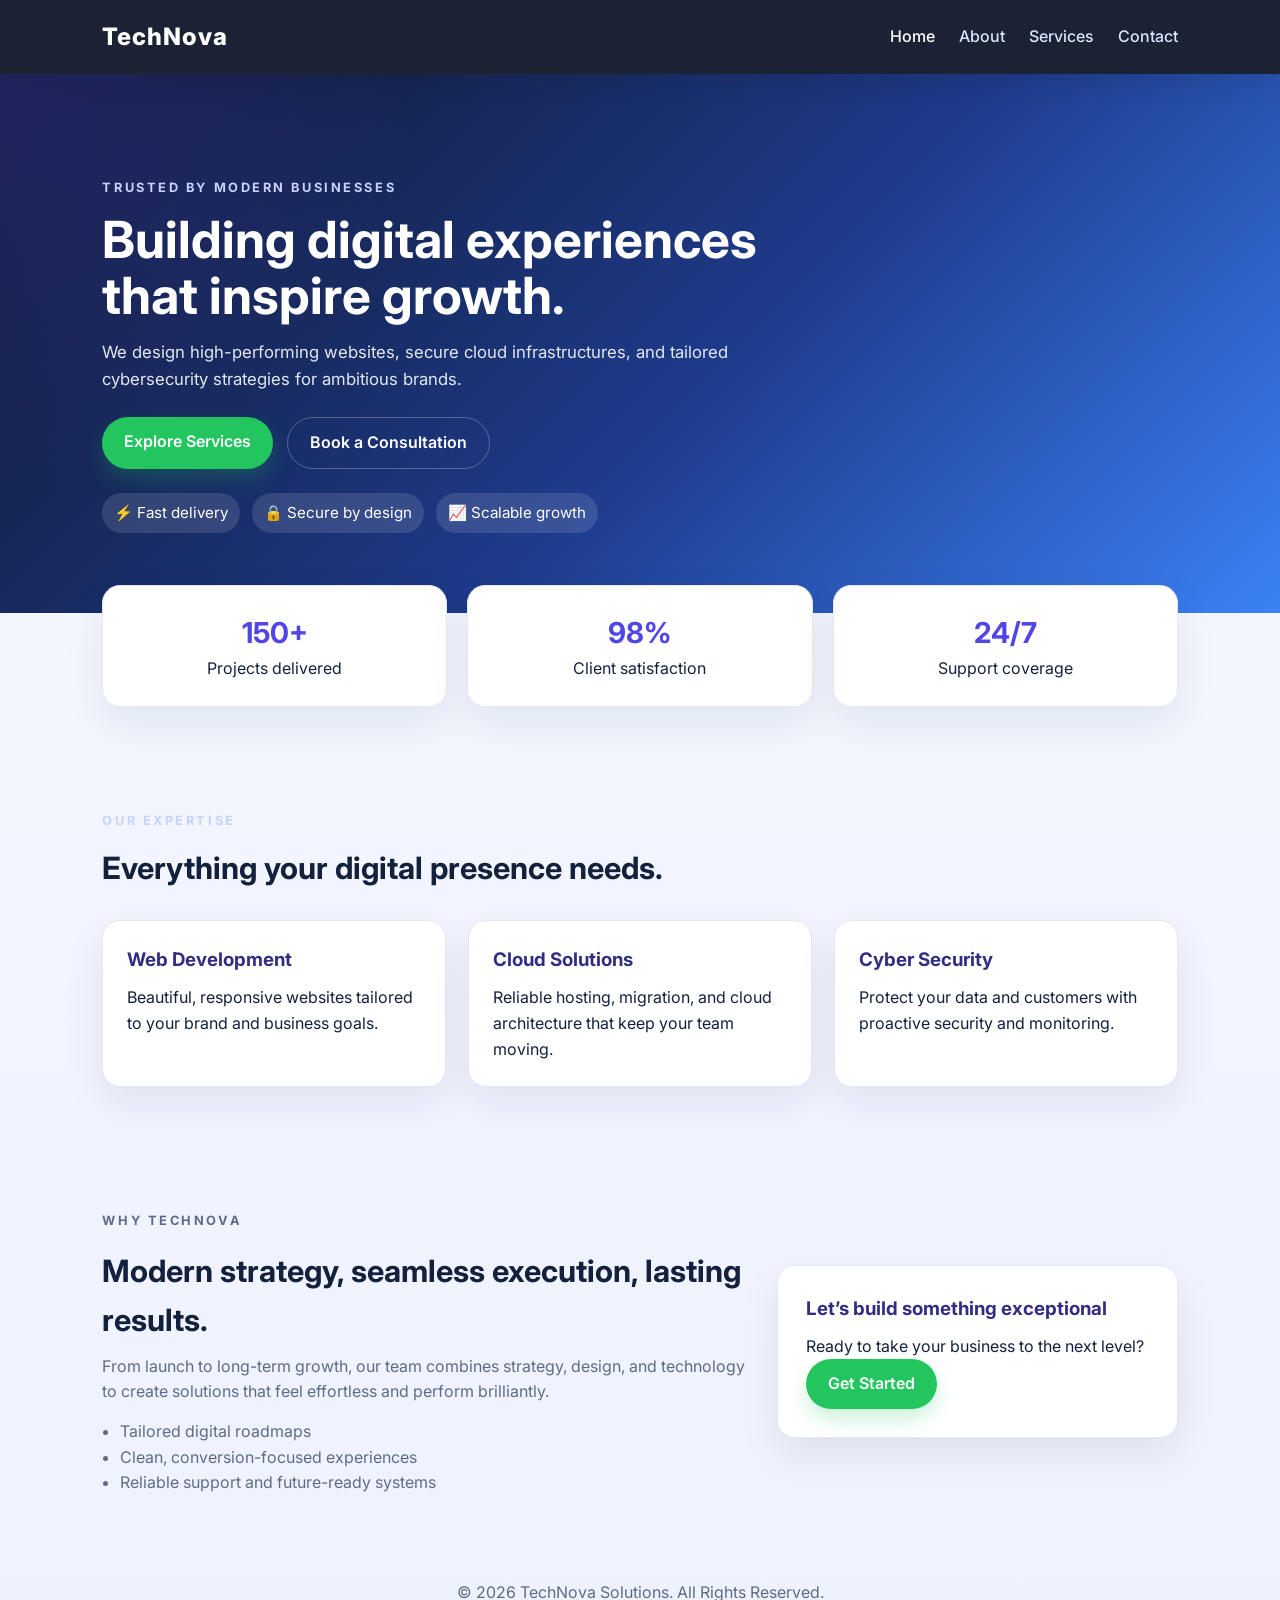
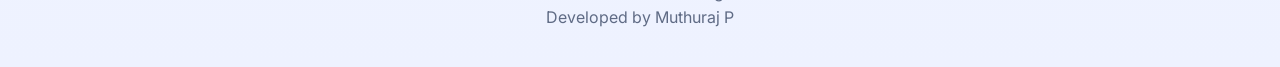
<file: index.html>
<!DOCTYPE html>
<html lang="en">
<head>
  <meta charset="UTF-8">
  <meta name="viewport" content="width=device-width, initial-scale=1.0">
  <title>TechNova | Modern Digital Solutions</title>
  <meta name="description" content="TechNova delivers innovative web, cloud, and cybersecurity solutions for growing businesses.">
  <link rel="preconnect" href="https://fonts.googleapis.com">
  <link rel="preconnect" href="https://fonts.gstatic.com" crossorigin>
  <link href="https://fonts.googleapis.com/css2?family=Inter:wght@400;500;600;700;800&display=swap" rel="stylesheet">
  <link rel="stylesheet" href="css/style.css">
</head>
<body>
  <header>
    <nav class="navbar">
      <a href="index.html" class="logo">TechNova</a>
      <ul class="nav-links">
        <li><a href="index.html" class="active">Home</a></li>
        <li><a href="about.html">About</a></li>
        <li><a href="services.html">Services</a></li>
        <li><a href="contact.html">Contact</a></li>
      </ul>
    </nav>
  </header>

  <main>
    <section class="hero">
      <div class="hero-content">
        <p class="eyebrow">Trusted by modern businesses</p>
        <h1>Building digital experiences that inspire growth.</h1>
        <p class="hero-text">We design high-performing websites, secure cloud infrastructures, and tailored cybersecurity strategies for ambitious brands.</p>
        <div class="hero-actions">
          <a class="btn btn-primary" href="services.html">Explore Services</a>
          <a class="btn btn-secondary" href="contact.html">Book a Consultation</a>
        </div>
        <div class="hero-badges">
          <span>⚡ Fast delivery</span>
          <span>🔒 Secure by design</span>
          <span>📈 Scalable growth</span>
        </div>
      </div>
    </section>

    <section class="stats">
      <div class="stat-card">
        <h3>150+</h3>
        <p>Projects delivered</p>
      </div>
      <div class="stat-card">
        <h3>98%</h3>
        <p>Client satisfaction</p>
      </div>
      <div class="stat-card">
        <h3>24/7</h3>
        <p>Support coverage</p>
      </div>
    </section>

    <section class="section">
      <div class="section-heading">
        <p class="eyebrow">Our expertise</p>
        <h2>Everything your digital presence needs.</h2>
      </div>
      <div class="cards">
        <article class="card">
          <h3>Web Development</h3>
          <p>Beautiful, responsive websites tailored to your brand and business goals.</p>
        </article>
        <article class="card">
          <h3>Cloud Solutions</h3>
          <p>Reliable hosting, migration, and cloud architecture that keep your team moving.</p>
        </article>
        <article class="card">
          <h3>Cyber Security</h3>
          <p>Protect your data and customers with proactive security and monitoring.</p>
        </article>
      </div>
    </section>

    <section class="section about-section">
      <div class="about-content">
        <p class="eyebrow">Why TechNova</p>
        <h2>Modern strategy, seamless execution, lasting results.</h2>
        <p>From launch to long-term growth, our team combines strategy, design, and technology to create solutions that feel effortless and perform brilliantly.</p>
        <ul>
          <li>Tailored digital roadmaps</li>
          <li>Clean, conversion-focused experiences</li>
          <li>Reliable support and future-ready systems</li>
        </ul>
      </div>
      <div class="about-panel">
        <h3>Let’s build something exceptional</h3>
        <p>Ready to take your business to the next level?</p>
        <a class="btn btn-primary" href="contact.html">Get Started</a>
      </div>
    </section>
  </main>

  <footer>
    <p>&copy; 2026 TechNova Solutions. All Rights Reserved.</p>
    <p>Developed by Muthuraj P</p>
  </footer>
</body>
</html>
</file>
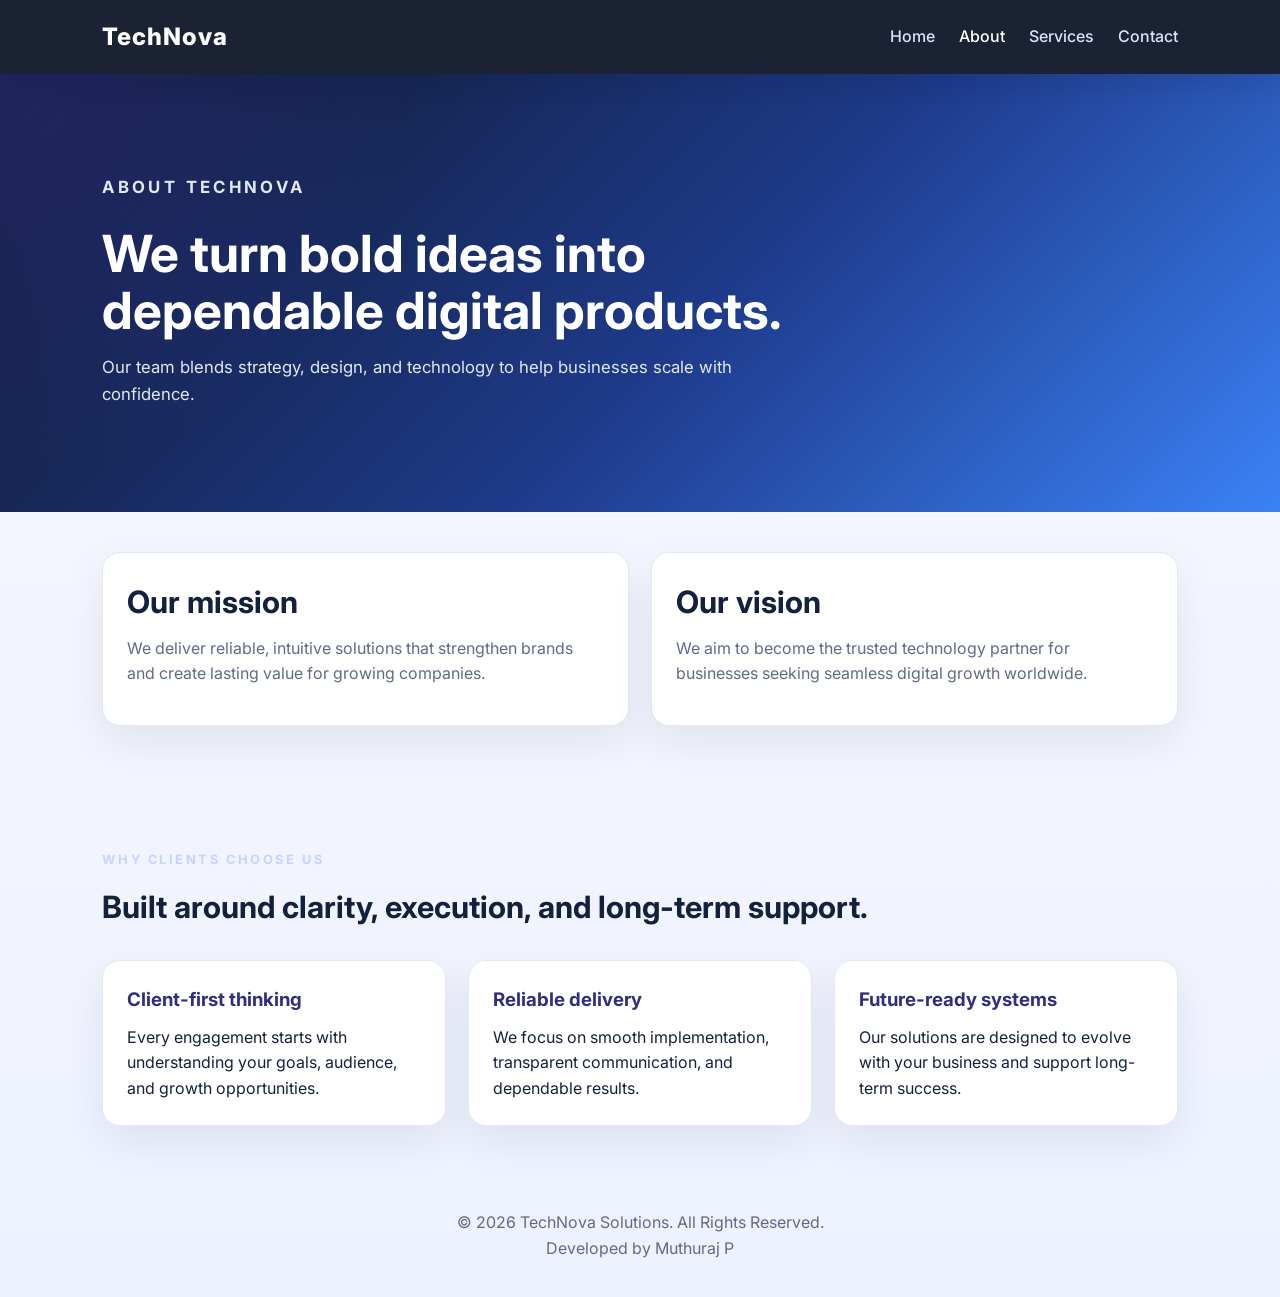
<file: about.html>
<!DOCTYPE html>
<html lang="en">
<head>
  <meta charset="UTF-8">
  <meta name="viewport" content="width=device-width, initial-scale=1.0">
  <title>About | TechNova</title>
  <meta name="description" content="Learn how TechNova helps businesses grow through modern digital strategy and reliable technology partnerships.">
  <link rel="preconnect" href="https://fonts.googleapis.com">
  <link rel="preconnect" href="https://fonts.gstatic.com" crossorigin>
  <link href="https://fonts.googleapis.com/css2?family=Inter:wght@400;500;600;700;800&display=swap" rel="stylesheet">
  <link rel="stylesheet" href="css/style.css">
</head>
<body>
  <header>
    <nav class="navbar">
      <a href="index.html" class="logo">TechNova</a>
      <ul class="nav-links">
        <li><a href="index.html">Home</a></li>
        <li><a href="about.html" class="active">About</a></li>
        <li><a href="services.html">Services</a></li>
        <li><a href="contact.html">Contact</a></li>
      </ul>
    </nav>
  </header>

  <main>
    <section class="page-hero">
      <div class="page-hero-content">
        <p class="eyebrow">About TechNova</p>
        <h1>We turn bold ideas into dependable digital products.</h1>
        <p>Our team blends strategy, design, and technology to help businesses scale with confidence.</p>
      </div>
    </section>

    <section class="section page-section">
      <div class="grid two-col">
        <article class="content-card">
          <h2>Our mission</h2>
          <p>We deliver reliable, intuitive solutions that strengthen brands and create lasting value for growing companies.</p>
        </article>
        <article class="content-card">
          <h2>Our vision</h2>
          <p>We aim to become the trusted technology partner for businesses seeking seamless digital growth worldwide.</p>
        </article>
      </div>
    </section>

    <section class="section">
      <div class="section-heading">
        <p class="eyebrow">Why clients choose us</p>
        <h2>Built around clarity, execution, and long-term support.</h2>
      </div>
      <div class="cards">
        <article class="card">
          <h3>Client-first thinking</h3>
          <p>Every engagement starts with understanding your goals, audience, and growth opportunities.</p>
        </article>
        <article class="card">
          <h3>Reliable delivery</h3>
          <p>We focus on smooth implementation, transparent communication, and dependable results.</p>
        </article>
        <article class="card">
          <h3>Future-ready systems</h3>
          <p>Our solutions are designed to evolve with your business and support long-term success.</p>
        </article>
      </div>
    </section>
  </main>

  <footer>
    <p>&copy; 2026 TechNova Solutions. All Rights Reserved.</p>
    <p>Developed by Muthuraj P</p>
  </footer>
</body>
</html>
</file>
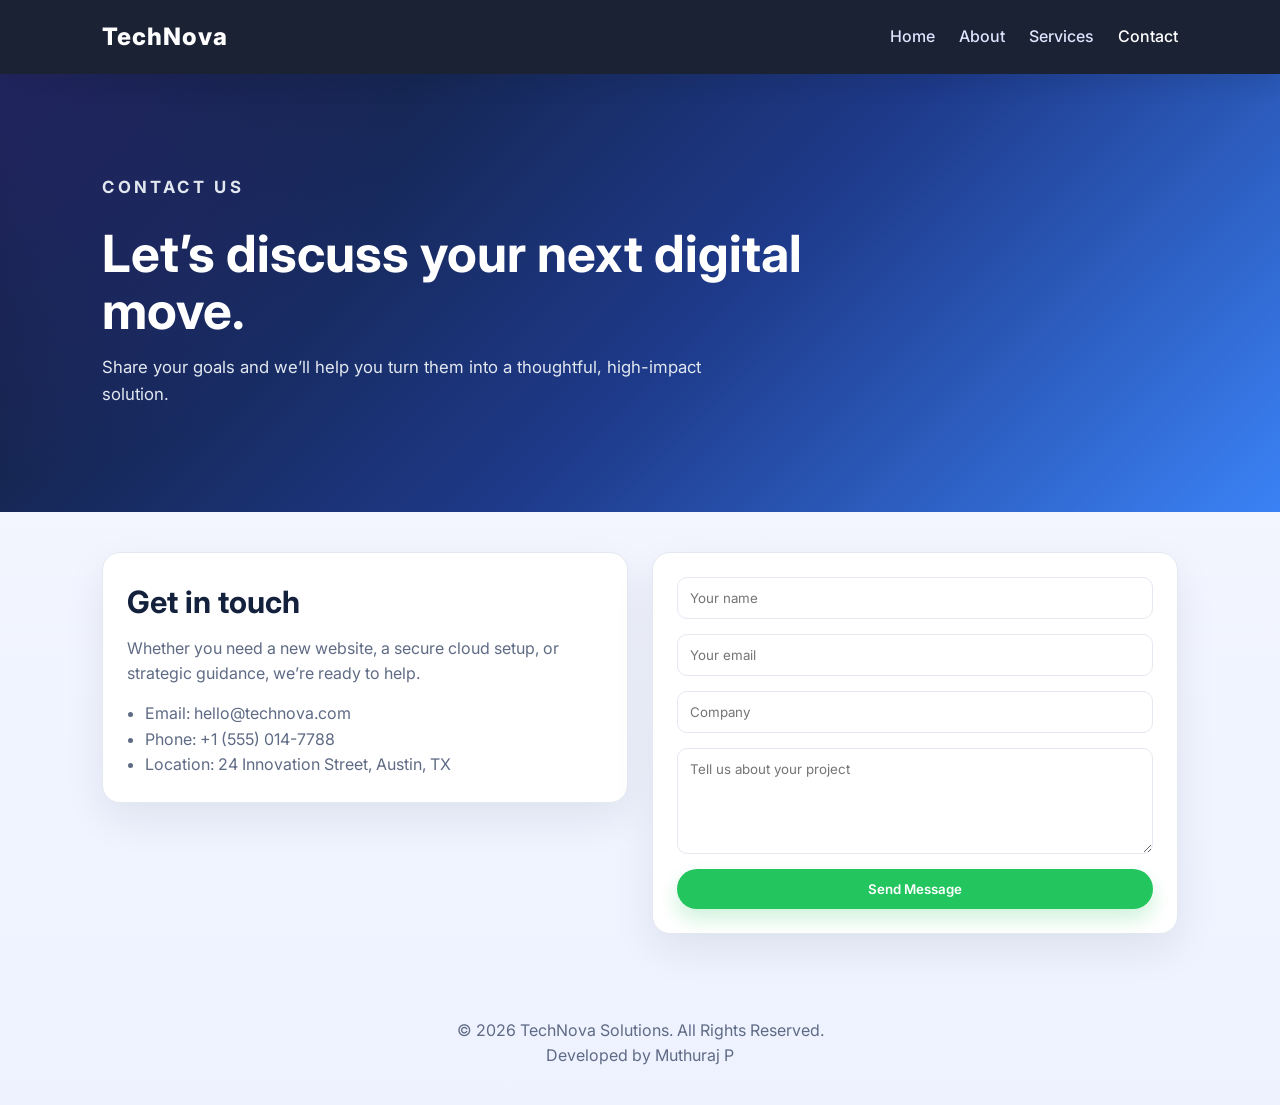
<file: contact.html>
<!DOCTYPE html>
<html lang="en">
<head>
  <meta charset="UTF-8">
  <meta name="viewport" content="width=device-width, initial-scale=1.0">
  <title>Contact | TechNova</title>
  <meta name="description" content="Get in touch with TechNova for consulting, project planning, and digital support.">
  <link rel="preconnect" href="https://fonts.googleapis.com">
  <link rel="preconnect" href="https://fonts.gstatic.com" crossorigin>
  <link href="https://fonts.googleapis.com/css2?family=Inter:wght@400;500;600;700;800&display=swap" rel="stylesheet">
  <link rel="stylesheet" href="css/style.css">
</head>
<body>
  <header>
    <nav class="navbar">
      <a href="index.html" class="logo">TechNova</a>
      <ul class="nav-links">
        <li><a href="index.html">Home</a></li>
        <li><a href="about.html">About</a></li>
        <li><a href="services.html">Services</a></li>
        <li><a href="contact.html" class="active">Contact</a></li>
      </ul>
    </nav>
  </header>

  <main>
    <section class="page-hero">
      <div class="page-hero-content">
        <p class="eyebrow">Contact us</p>
        <h1>Let’s discuss your next digital move.</h1>
        <p>Share your goals and we’ll help you turn them into a thoughtful, high-impact solution.</p>
      </div>
    </section>

    <section class="section contact-section">
      <div class="contact-grid">
        <div class="contact-card">
          <h2>Get in touch</h2>
          <p>Whether you need a new website, a secure cloud setup, or strategic guidance, we’re ready to help.</p>
          <ul class="contact-list">
            <li>Email: hello@technova.com</li>
            <li>Phone: +1 (555) 014-7788</li>
            <li>Location: 24 Innovation Street, Austin, TX</li>
          </ul>
        </div>

        <form class="content-card">
          <input type="text" placeholder="Your name" required>
          <input type="email" placeholder="Your email" required>
          <input type="text" placeholder="Company" required>
          <textarea placeholder="Tell us about your project" rows="5"></textarea>
          <button class="btn btn-primary" type="submit">Send Message</button>
        </form>
      </div>
    </section>
  </main>

  <footer>
    <p>&copy; 2026 TechNova Solutions. All Rights Reserved.</p>
    <p>Developed by Muthuraj P</p>
  </footer>
</body>
</html>
</file>
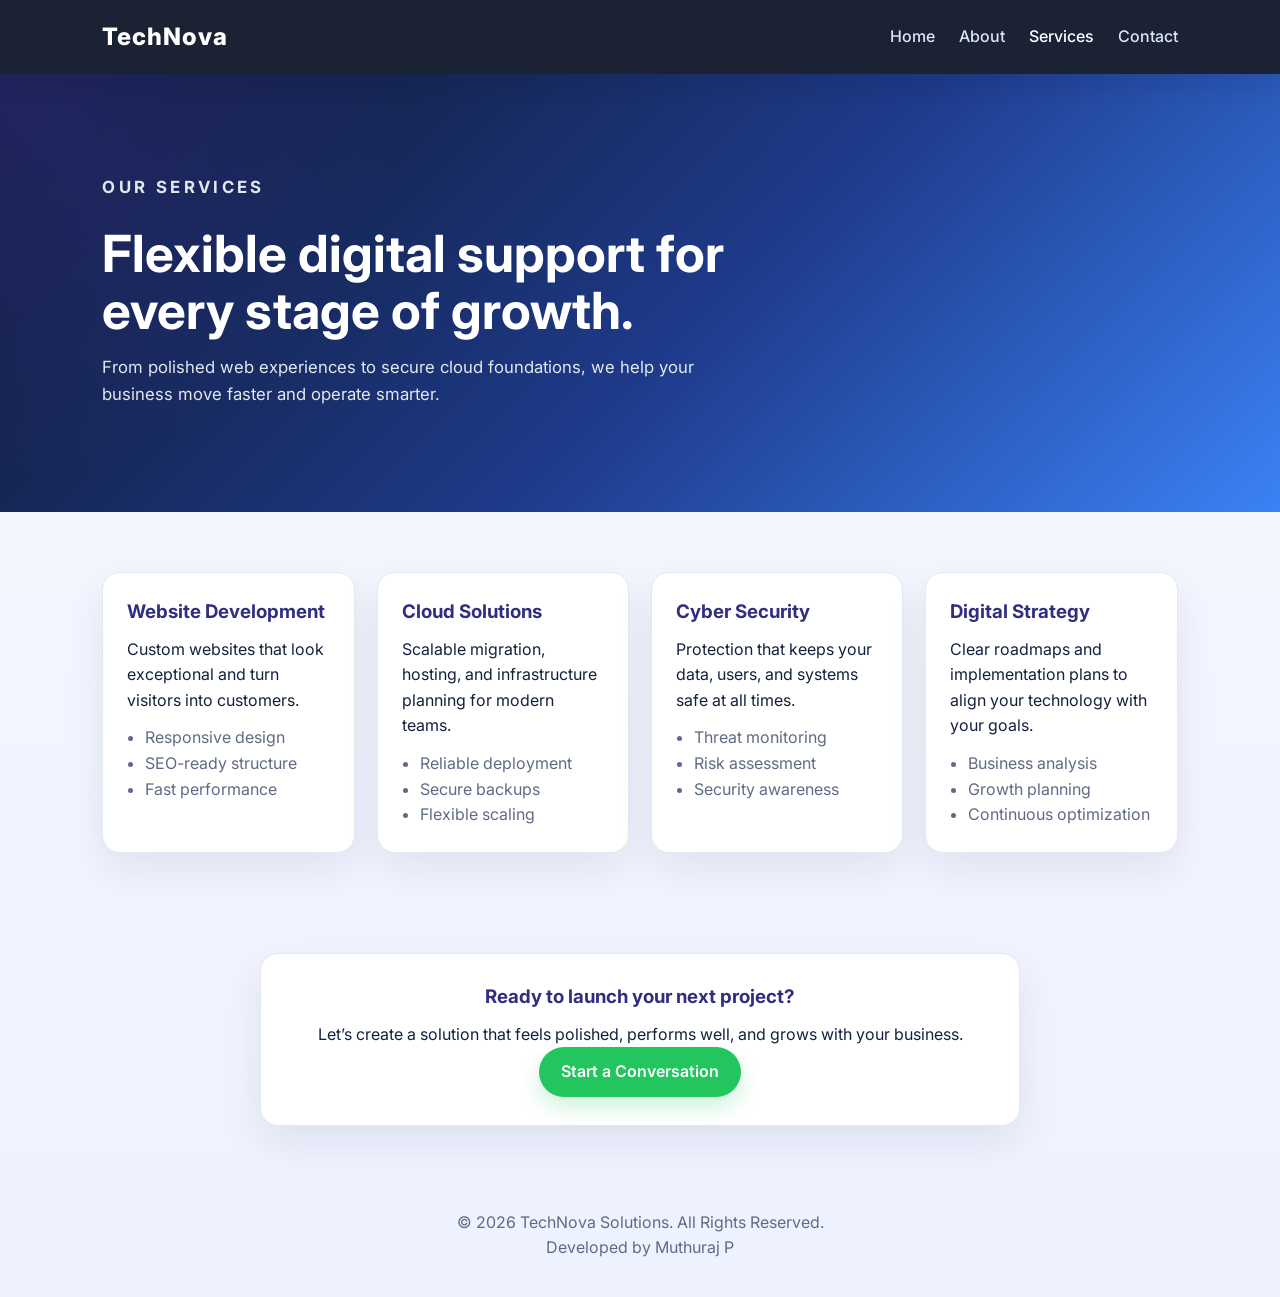
<file: services.html>
<!DOCTYPE html>
<html lang="en">
<head>
  <meta charset="UTF-8">
  <meta name="viewport" content="width=device-width, initial-scale=1.0">
  <title>Services | TechNova</title>
  <meta name="description" content="Explore TechNova’s website development, cloud, and cybersecurity services for modern businesses.">
  <link rel="preconnect" href="https://fonts.googleapis.com">
  <link rel="preconnect" href="https://fonts.gstatic.com" crossorigin>
  <link href="https://fonts.googleapis.com/css2?family=Inter:wght@400;500;600;700;800&display=swap" rel="stylesheet">
  <link rel="stylesheet" href="css/style.css">
</head>
<body>
  <header>
    <nav class="navbar">
      <a href="index.html" class="logo">TechNova</a>
      <ul class="nav-links">
        <li><a href="index.html">Home</a></li>
        <li><a href="about.html">About</a></li>
        <li><a href="services.html" class="active">Services</a></li>
        <li><a href="contact.html">Contact</a></li>
      </ul>
    </nav>
  </header>

  <main>
    <section class="page-hero">
      <div class="page-hero-content">
        <p class="eyebrow">Our services</p>
        <h1>Flexible digital support for every stage of growth.</h1>
        <p>From polished web experiences to secure cloud foundations, we help your business move faster and operate smarter.</p>
      </div>
    </section>

    <section class="section">
      <div class="cards">
        <article class="card">
          <h3>Website Development</h3>
          <p>Custom websites that look exceptional and turn visitors into customers.</p>
          <ul>
            <li>Responsive design</li>
            <li>SEO-ready structure</li>
            <li>Fast performance</li>
          </ul>
        </article>
        <article class="card">
          <h3>Cloud Solutions</h3>
          <p>Scalable migration, hosting, and infrastructure planning for modern teams.</p>
          <ul>
            <li>Reliable deployment</li>
            <li>Secure backups</li>
            <li>Flexible scaling</li>
          </ul>
        </article>
        <article class="card">
          <h3>Cyber Security</h3>
          <p>Protection that keeps your data, users, and systems safe at all times.</p>
          <ul>
            <li>Threat monitoring</li>
            <li>Risk assessment</li>
            <li>Security awareness</li>
          </ul>
        </article>
        <article class="card">
          <h3>Digital Strategy</h3>
          <p>Clear roadmaps and implementation plans to align your technology with your goals.</p>
          <ul>
            <li>Business analysis</li>
            <li>Growth planning</li>
            <li>Continuous optimization</li>
          </ul>
        </article>
      </div>
    </section>

    <section class="section page-section">
      <div class="about-panel wide">
        <h3>Ready to launch your next project?</h3>
        <p>Let’s create a solution that feels polished, performs well, and grows with your business.</p>
        <a class="btn btn-primary" href="contact.html">Start a Conversation</a>
      </div>
    </section>
  </main>

  <footer>
    <p>&copy; 2026 TechNova Solutions. All Rights Reserved.</p>
    <p>Developed by Muthuraj P</p>
  </footer>
</body>
</html>
</file>
<file: css/style.css>
:root {
  --bg: #f5f7ff;
  --surface: #ffffff;
  --text: #14213d;
  --muted: #5f6b85;
  --primary: #4f46e5;
  --primary-dark: #312e81;
  --accent: #22c55e;
  --border: #e4e8f0;
}

* {
  margin: 0;
  padding: 0;
  box-sizing: border-box;
  font-family: 'Inter', sans-serif;
}

body {
  background: linear-gradient(180deg, #f7f9ff 0%, #eef2ff 100%);
  color: var(--text);
  line-height: 1.6;
}

.navbar {
  display: flex;
  justify-content: space-between;
  align-items: center;
  padding: 18px 8%;
  background: rgba(15, 23, 42, 0.95);
  box-shadow: 0 8px 24px rgba(15, 23, 42, 0.12);
  position: sticky;
  top: 0;
  z-index: 100;
}

.logo {
  color: #fff;
  font-size: 1.5rem;
  font-weight: 800;
  text-decoration: none;
  letter-spacing: 0.04em;
}

.nav-links {
  display: flex;
  list-style: none;
  gap: 24px;
}

.nav-links a {
  color: #dce4ff;
  text-decoration: none;
  font-weight: 500;
  transition: color 0.3s ease;
}

.nav-links a:hover,
.nav-links a.active {
  color: #fff;
}

.hero,
.page-hero {
  padding: 100px 8% 80px;
  background: radial-gradient(circle at top left, rgba(79, 70, 229, 0.28), transparent 30%), linear-gradient(135deg, #0f172a 0%, #1e3a8a 55%, #3b82f6 100%);
  color: #fff;
}

.hero-content,
.page-hero-content {
  max-width: 760px;
}

.eyebrow {
  display: inline-block;
  margin-bottom: 12px;
  font-size: 0.8rem;
  font-weight: 700;
  letter-spacing: 0.2em;
  text-transform: uppercase;
  color: #c7d2fe;
}

.hero h1,
.page-hero h1 {
  font-size: clamp(2.2rem, 4vw, 3.6rem);
  line-height: 1.1;
  margin-bottom: 16px;
}

.hero-text,
.page-hero p {
  font-size: 1.05rem;
  color: #e2e8f0;
  max-width: 650px;
  margin-bottom: 24px;
}

.hero-actions {
  display: flex;
  flex-wrap: wrap;
  gap: 14px;
  margin-bottom: 24px;
}

.btn {
  display: inline-block;
  padding: 12px 22px;
  border-radius: 999px;
  text-decoration: none;
  font-weight: 600;
  transition: transform 0.2s ease, box-shadow 0.2s ease;
}

.btn:hover {
  transform: translateY(-2px);
}

.btn-primary {
  background: var(--accent);
  color: #fff;
  box-shadow: 0 10px 20px rgba(34, 197, 94, 0.22);
}

.btn-secondary {
  background: transparent;
  color: #fff;
  border: 1px solid rgba(255, 255, 255, 0.25);
}

.hero-badges {
  display: flex;
  flex-wrap: wrap;
  gap: 12px;
}

.hero-badges span {
  background: rgba(255, 255, 255, 0.12);
  padding: 8px 12px;
  border-radius: 999px;
  font-size: 0.95rem;
}

.stats {
  display: grid;
  grid-template-columns: repeat(auto-fit, minmax(180px, 1fr));
  gap: 20px;
  padding: 0 8% 40px;
  margin-top: -28px;
}

.stat-card,
.card,
.about-panel,
.content-card,
.contact-card {
  background: var(--surface);
  border: 1px solid var(--border);
  border-radius: 18px;
  box-shadow: 0 16px 40px rgba(15, 23, 42, 0.08);
}

.stat-card {
  padding: 24px;
  text-align: center;
}

.stat-card h3 {
  font-size: 1.8rem;
  color: var(--primary);
}

.section {
  padding: 60px 8%;
}

.page-section {
  padding-top: 40px;
}

.section-heading {
  margin-bottom: 28px;
}

.section-heading h2,
.about-content h2,
.content-card h2,
.contact-card h2 {
  font-size: clamp(1.6rem, 2.4vw, 2.2rem);
  margin-bottom: 10px;
}

.cards {
  display: grid;
  grid-template-columns: repeat(auto-fit, minmax(220px, 1fr));
  gap: 22px;
}

.card,
.content-card,
.contact-card {
  padding: 24px;
  transition: transform 0.25s ease, box-shadow 0.25s ease;
}

.card:hover,
.content-card:hover,
.contact-card:hover {
  transform: translateY(-5px);
  box-shadow: 0 20px 40px rgba(15, 23, 42, 0.12);
}

.card h3 {
  margin-bottom: 10px;
  color: var(--primary-dark);
}

.card ul,
.contact-list {
  margin-top: 12px;
  padding-left: 18px;
  color: var(--muted);
}

.about-section {
  display: grid;
  grid-template-columns: 1.3fr 0.8fr;
  gap: 24px;
  align-items: center;
}

.about-content p,
.content-card p,
.contact-card p {
  color: var(--muted);
  margin-bottom: 14px;
}

.about-content ul {
  padding-left: 18px;
  color: var(--muted);
}

.about-panel {
  padding: 28px;
}

.about-panel h3 {
  margin-bottom: 10px;
  color: var(--primary-dark);
}

.grid {
  display: grid;
  gap: 22px;
}

.two-col {
  grid-template-columns: repeat(auto-fit, minmax(260px, 1fr));
}

.wide {
  max-width: 760px;
  margin: 0 auto;
  text-align: center;
}

.contact-section {
  padding-top: 40px;
}

.contact-grid {
  display: grid;
  grid-template-columns: repeat(auto-fit, minmax(280px, 1fr));
  gap: 24px;
  align-items: start;
}

footer {
  text-align: center;
  padding: 24px 8% 36px;
  color: var(--muted);
}

form {
  display: flex;
  flex-direction: column;
  gap: 15px;
  max-width: 600px;
}

input,
textarea {
  padding: 12px;
  border: 1px solid var(--border);
  border-radius: 10px;
  background: #fff;
}

button {
  border: none;
  cursor: pointer;
}

@media (max-width: 768px) {
  .navbar {
    flex-direction: column;
    gap: 12px;
  }

  .nav-links {
    flex-wrap: wrap;
    justify-content: center;
    gap: 14px;
  }

  .hero,
  .page-hero {
    padding-top: 72px;
  }

  .about-section {
    grid-template-columns: 1fr;
  }
}
</file>
